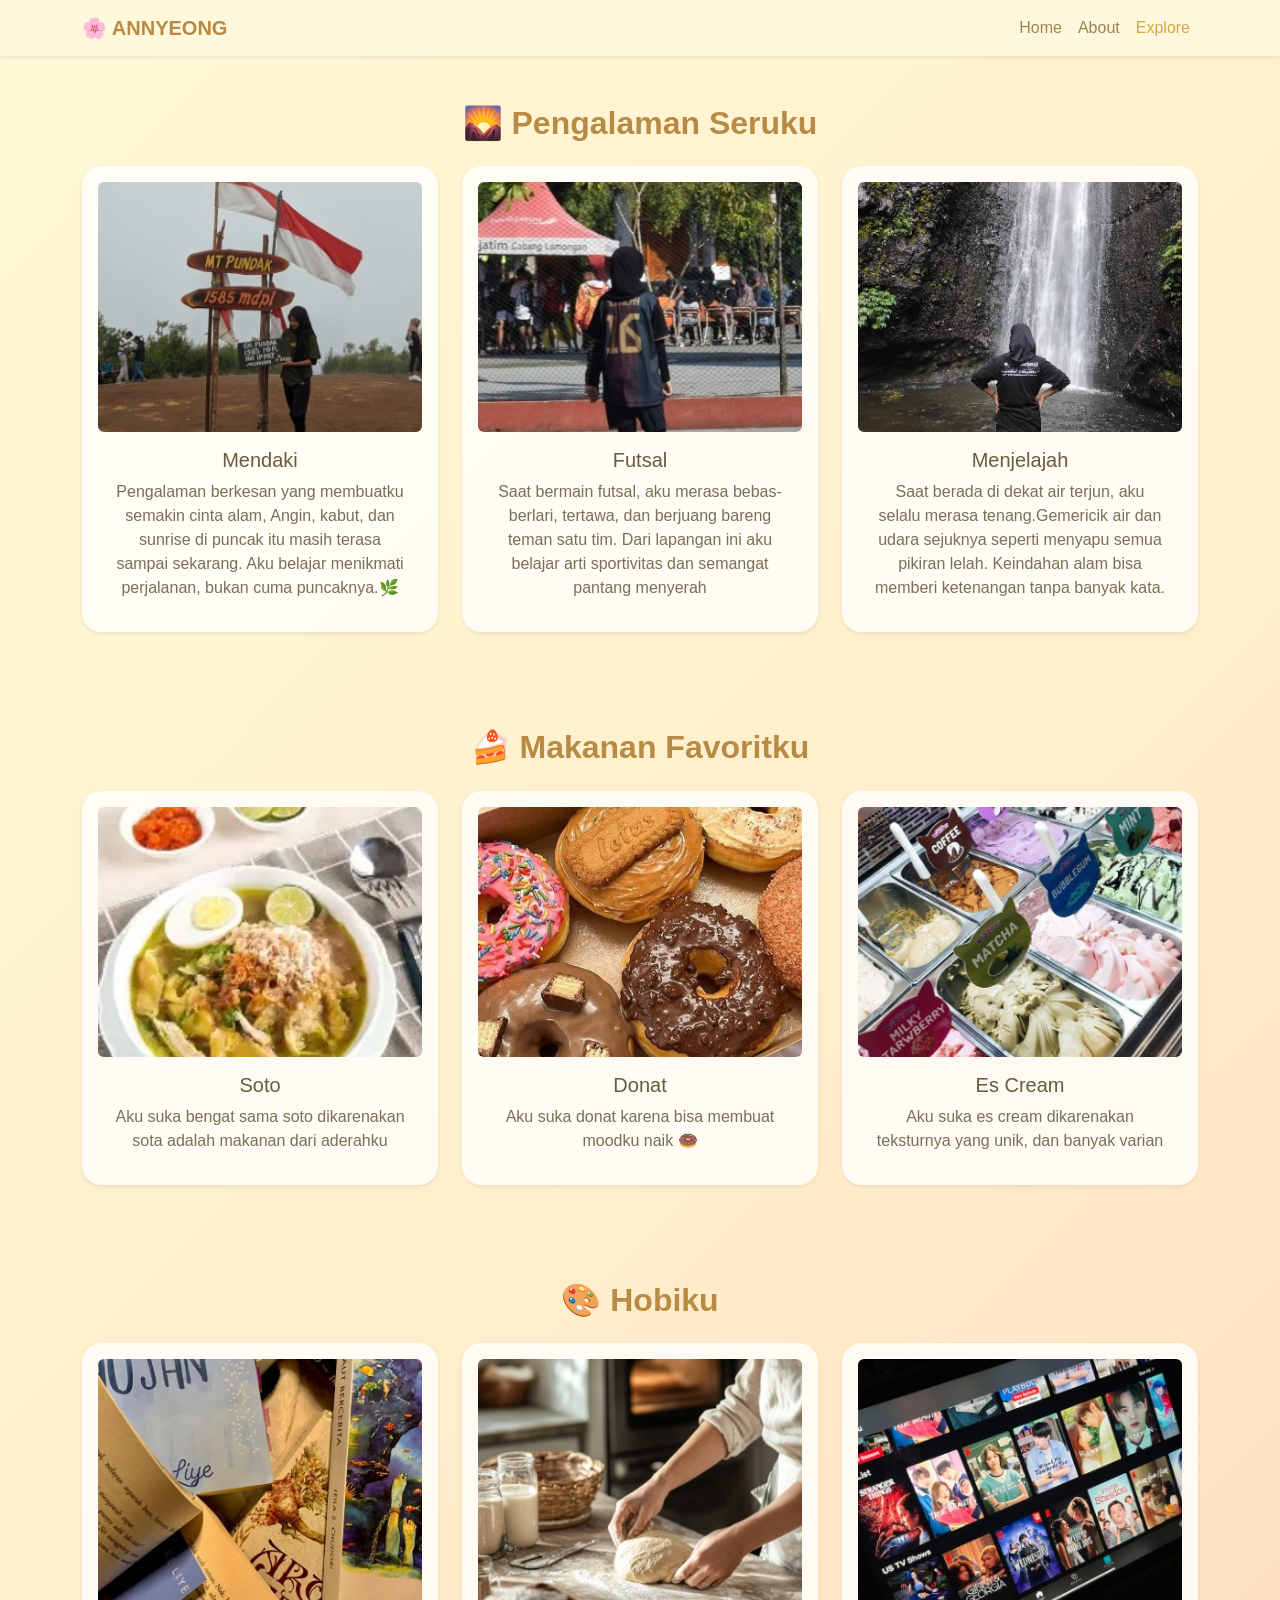
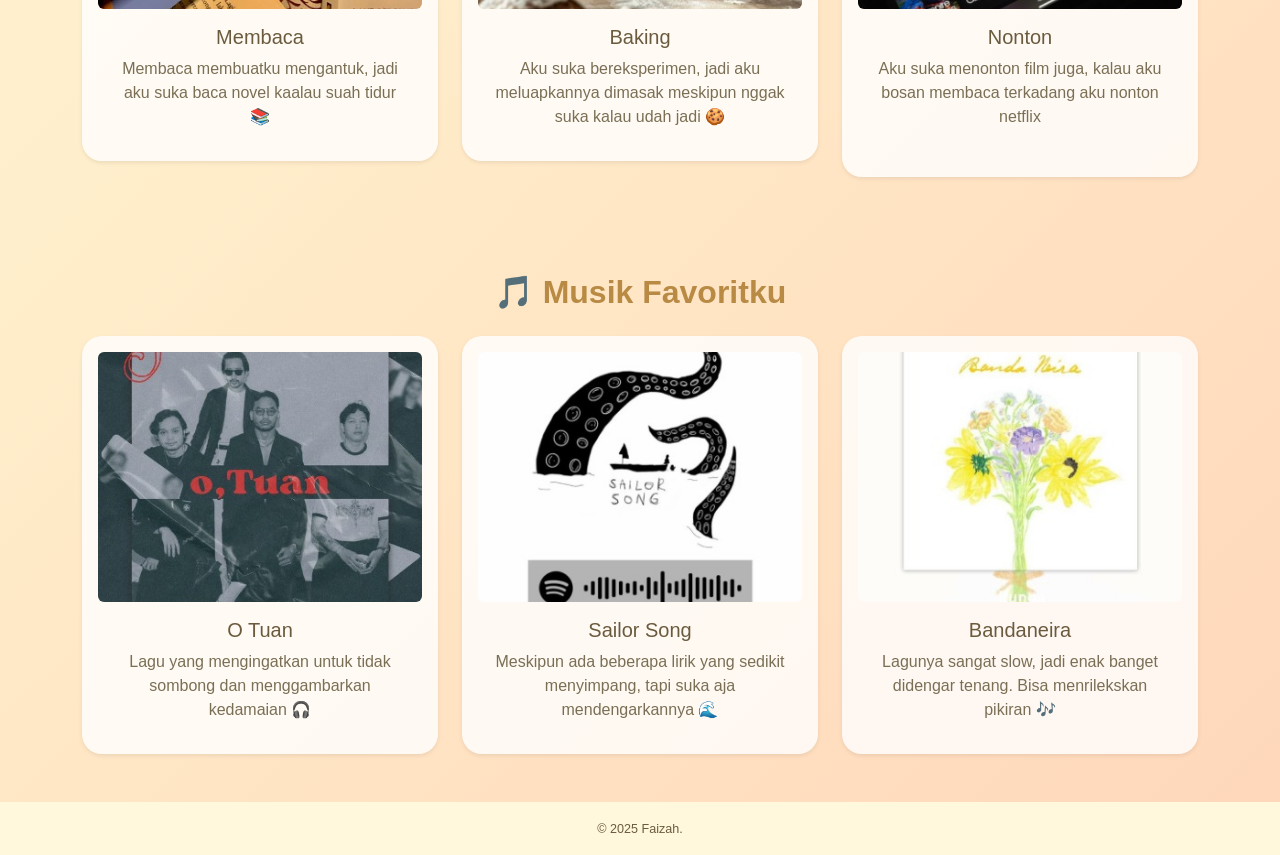
<file: 2024A-Maskurotin-Faizah-24051204015---Project-Mandiri-PBP-2025-2026-Ganjil-main/explore.html>
<!DOCTYPE html>
<html lang="id">
<head>
  <meta charset="UTF-8">
  <meta name="viewport" content="width=device-width, initial-scale=1.0">
  <title>Explore Aku 🌷</title>
  <link href="https://cdn.jsdelivr.net/npm/bootstrap@5.3.3/dist/css/bootstrap.min.css" rel="stylesheet">
  <link rel="stylesheet" href="porto.css">
</head>
<body>

  <!-- Navbar -->
  <nav class="navbar navbar-expand-lg navbar-light pastel-navbar shadow-sm">
    <div class="container">
      <a class="navbar-brand fw-bold" href="index.html">🌸 ANNYEONG</a>
      <div class="collapse navbar-collapse">
        <ul class="navbar-nav ms-auto">
          <li class="nav-item"><a class="nav-link" href="index.html">Home</a></li>
          <li class="nav-item"><a class="nav-link" href="tentang.html">About</a></li>
          <li class="nav-item"><a class="nav-link active" href="explore.html">Explore</a></li>
        </ul>
      </div>
    </div>
  </nav>

  <!-- ✨ Bagian Pengalaman -->
  <section class="container py-5">
    <h2 class="text-center pastel-text mb-4">🌄 Pengalaman Seruku</h2>
    <div class="row g-4">
      <div class="col-md-4" *ngFor="let img of ['gunung.jpg','futsal.jpg','terjun.jpg']">
        <div class="card pastel-card p-3 shadow-sm">
          <img src="gunung.jpg" class="card-img-top rounded" alt="Pengalaman">
          <div class="card-body text-center">
            <h5 class="card-title">Mendaki</h5>
            <p class="card-text">Pengalaman berkesan yang membuatku semakin cinta alam, Angin, kabut, dan sunrise di puncak itu masih terasa sampai sekarang. Aku belajar menikmati perjalanan, bukan cuma puncaknya.🌿</p>
          </div>
        </div>
      </div>
      <div class="col-md-4" *ngFor="let img of ['gunung.jpg','futsal.jpg','terjun.jpg']">
        <div class="card pastel-card p-3 shadow-sm">
          <img src="futsal.jpg" class="card-img-top rounded" alt="Pengalaman">
          <div class="card-body text-center">
            <h5 class="card-title">Futsal</h5>
            <p class="card-text">Saat bermain futsal, aku merasa bebas-berlari, tertawa, dan berjuang bareng teman satu tim. Dari lapangan ini aku belajar arti sportivitas dan semangat pantang menyerah</p>
          </div>
        </div>
      </div>
      <div class="col-md-4" *ngFor="let img of ['gunung.jpg','futsal.jpg','terjun.jpg']">
        <div class="card pastel-card p-3 shadow-sm">
          <img src="terjun.jpg" class="card-img-top rounded" alt="Pengalaman">
          <div class="card-body text-center">
            <h5 class="card-title">Menjelajah</h5>
            <p class="card-text">Saat berada di dekat air terjun, aku selalu merasa tenang.Gemericik air dan udara sejuknya seperti menyapu semua pikiran lelah. Keindahan alam bisa memberi ketenangan tanpa banyak kata.</p>
          </div>
        </div>
      </div>
    </div>
  </section>

  <!-- 🍰 Bagian Makanan Favorit -->
  <section class="container py-5">
    <h2 class="text-center pastel-text mb-4">🍰 Makanan Favoritku</h2>
    <div class="row g-4">
      <div class="col-md-4"><div class="card pastel-card p-3 shadow-sm"><img src="soto.webp" class="card-img-top rounded" alt="Soto"><div class="card-body text-center"><h5 class="card-title">Soto</h5><p class="card-text">Aku suka bengat sama soto dikarenakan sota adalah makanan dari aderahku</p></div></div></div>
      <div class="col-md-4"><div class="card pastel-card p-3 shadow-sm"><img src="donat.jpg" class="card-img-top rounded" alt="Donat"><div class="card-body text-center"><h5 class="card-title">Donat</h5><p class="card-text">Aku suka donat karena bisa membuat moodku naik 🍩</p></div></div></div>
      <div class="col-md-4"><div class="card pastel-card p-3 shadow-sm"><img src="es.jpg" class="card-img-top rounded" alt="Es"><div class="card-body text-center"><h5 class="card-title">Es Cream</h5><p class="card-text">Aku suka es cream dikarenakan teksturnya yang unik, dan banyak varian</p></div></div></div>
    </div>
  </section>

  <!-- 🎨 Hobi -->
  <section class="container py-5">
    <h2 class="text-center pastel-text mb-4">🎨 Hobiku</h2>
    <div class="row g-4">
      <div class="col-md-4"><div class="card pastel-card p-3 shadow-sm"><img src="novel.jpg" class="card-img-top rounded" alt="Membaca"><div class="card-body text-center"><h5 class="card-title">Membaca</h5><p class="card-text">Membaca membuatku mengantuk, jadi aku suka baca novel kaalau suah tidur📚</p></div></div></div>
      <div class="col-md-4"><div class="card pastel-card p-3 shadow-sm"><img src="baking.jpg" class="card-img-top rounded" alt="Baking"><div class="card-body text-center"><h5 class="card-title">Baking</h5><p class="card-text">Aku suka bereksperimen, jadi aku meluapkannya dimasak meskipun nggak suka kalau udah jadi 🍪</p></div></div></div>
      <div class="col-md-4"><div class="card pastel-card p-3 shadow-sm"><img src="nonton.jpg" class="card-img-top rounded" alt="Nonton"><div class="card-body text-center"><h5 class="card-title">Nonton</h5><p class="card-texxt">Aku suka menonton film juga, kalau aku bosan membaca terkadang aku nonton netflix</p></div></div></div>
    </div>
  </section>

  <!-- 🎵 Musik Favorit -->
  <section class="container py-5">
    <h2 class="text-center pastel-text mb-4">🎵 Musik Favoritku</h2>
    <div class="row g-4">
      <div class="col-md-4"><div class="card pastel-card p-3 shadow-sm"><img src="o tuan.jpg" class="card-img-top rounded" alt="Musik 1"><div class="card-body text-center"><h5 class="card-title">O Tuan</h5><p class="card-text">Lagu yang mengingatkan untuk tidak sombong dan menggambarkan kedamaian 🎧</p></div></div></div>
      <div class="col-md-4"><div class="card pastel-card p-3 shadow-sm"><img src="sailor.jpg" class="card-img-top rounded" alt="Musik 2"><div class="card-body text-center"><h5 class="card-title">Sailor Song</h5><p class="card-text">Meskipun ada beberapa lirik yang sedikit menyimpang, tapi suka aja mendengarkannya 🌊</p></div></div></div>
      <div class="col-md-4"><div class="card pastel-card p-3 shadow-sm"><img src="bandanei.jpg" class="card-img-top rounded" alt="Musik 3"><div class="card-body text-center"><h5 class="card-title">Bandaneira</h5><p class="card-text">Lagunya sangat slow, jadi enak banget didengar tenang. Bisa menrilekskan pikiran 🎶</p></div></div></div>
    </div>
  </section>

  <!-- Footer -->
  <footer class="text-center p-3 pastel-footer">
    <small>© 2025 Faizah.</small>
  </footer>
</body>
</html>
</file>
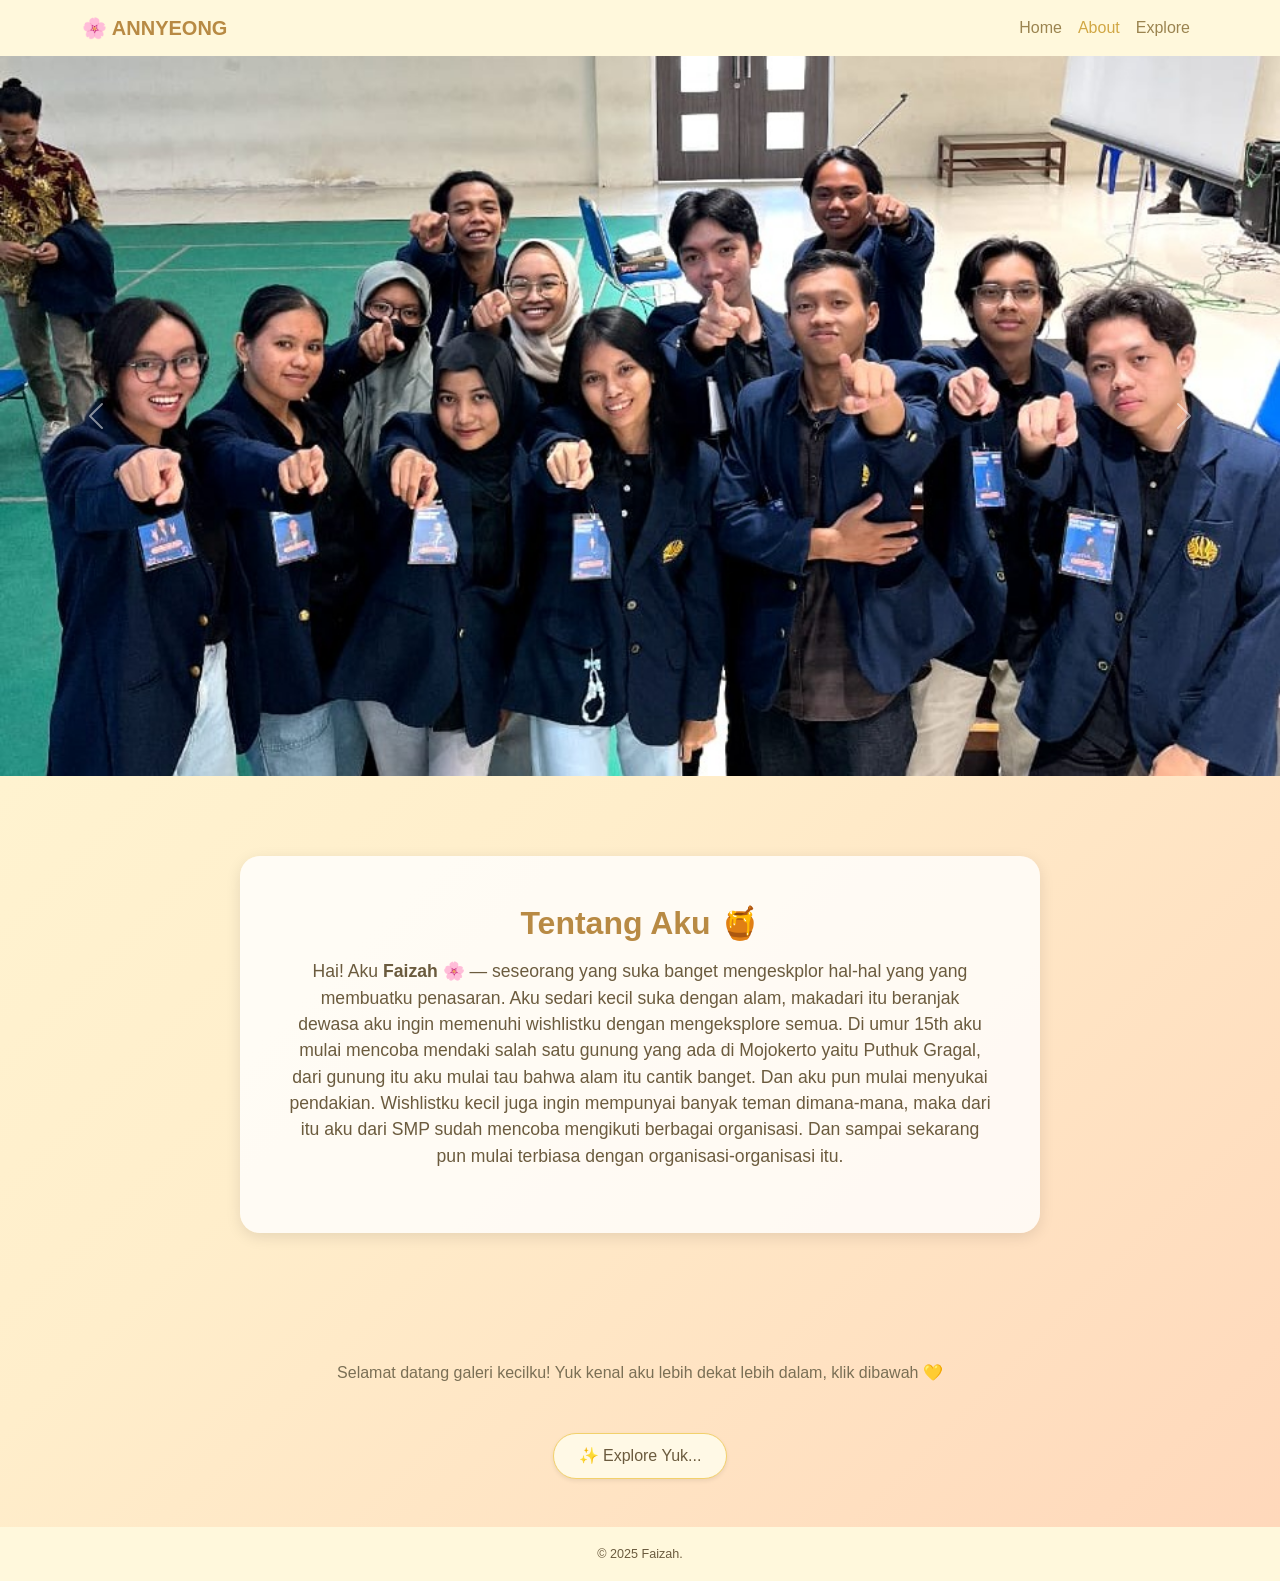
<file: 2024A-Maskurotin-Faizah-24051204015---Project-Mandiri-PBP-2025-2026-Ganjil-main/tentang.html>
<!DOCTYPE html>
<html lang="id">
<head>
  <meta charset="UTF-8">
  <meta name="viewport" content="width=device-width, initial-scale=1.0">
  <title>Tentang Aku</title>
  <link href="https://cdn.jsdelivr.net/npm/bootstrap@5.3.3/dist/css/bootstrap.min.css" rel="stylesheet">
  <link rel="stylesheet" href="porto.css">
</head>
<body>

  <!-- 🌸 Navbar -->
  <nav class="navbar navbar-expand-lg navbar-light pastel-navbar shadow-sm">
    <div class="container">
      <a class="navbar-brand fw-bold" href="index.html">🌸 ANNYEONG</a>
      <div class="collapse navbar-collapse" id="navbarNav">
        <ul class="navbar-nav ms-auto">
          <li class="nav-item"><a class="nav-link" href="index.html">Home</a></li>
          <li class="nav-item"><a class="nav-link active" href="tentang.html">About</a></li>
          <li class="nav-item"><a class="nav-link" href="explore.html">Explore</a></li>
        </ul>
      </div>
    </div>
  </nav>

  <!-- 🎞️ Carousel -->
  <div id="carouselExample" class="carousel slide">
    <div class="carousel-inner">
      <div class="carousel-item active"><img src="ft1.jpg" class="d-block w-100" alt="Foto 1"></div>
      <div class="carousel-item"><img src="ft2.jpg" class="d-block w-100" alt="Foto 2"></div>
      <div class="carousel-item"><img src="ft3.jpg" class="d-block w-100" alt="Foto 3"></div>
    </div>
    <button class="carousel-control-prev" type="button" data-bs-target="#carouselExample" data-bs-slide="prev">
      <span class="carousel-control-prev-icon" aria-hidden="true"></span>
      <span class="visually-hidden">Previous</span>
    </button>
    <button class="carousel-control-next" type="button" data-bs-target="#carouselExample" data-bs-slide="next">
      <span class="carousel-control-next-icon" aria-hidden="true"></span>
      <span class="visually-hidden">Next</span>
    </button>
  </div>

  <!-- 🧁 About Me Section -->
  <section class="container text-center mb-5">
    <div class="pastel-card p-5 mx-auto" style="max-width: 800px;">
      <h2 class="pastel-text mb-3">Tentang Aku 🍯</h2>
      <p style="font-size: 1.1rem;">
        Hai! Aku <b>Faizah</b> 🌸 — seseorang yang suka banget mengeskplor hal-hal yang yang membuatku penasaran. 
        Aku sedari kecil suka dengan alam, makadari itu beranjak dewasa aku ingin memenuhi wishlistku dengan mengeksplore semua. 
        Di umur 15th aku mulai mencoba mendaki salah satu gunung yang ada di Mojokerto yaitu Puthuk Gragal, dari gunung itu aku mulai tau bahwa alam itu cantik banget. Dan aku pun mulai menyukai pendakian.
        Wishlistku kecil juga ingin mempunyai banyak teman dimana-mana, maka dari itu aku dari SMP sudah mencoba mengikuti berbagai organisasi. Dan sampai sekarang pun mulai terbiasa dengan organisasi-organisasi itu.
    </div>
  </section>
      <p style="color:#7a6f55;" align="center">
        Selamat datang galeri kecilku! Yuk kenal aku lebih dekat lebih dalam, klik dibawah 💛
      </p>

  <!-- ✨ Tombol Explore -->
  <div class="text-center my-5">
    <a href="explore.html" class="btn pastel-btn shadow-sm">✨ Explore Yuk...</a>
  </div>

  <!-- 🌷 Footer -->
  <footer class="text-center p-3 pastel-footer">
    <small>© 2025 Faizah.</small>
  </footer>
  
  <script src="https://cdn.jsdelivr.net/npm/bootstrap@5.3.8/dist/js/bootstrap.bundle.min.js"></script>
</body>
</html>
</file>
<file: 2024A-Maskurotin-Faizah-24051204015---Project-Mandiri-PBP-2025-2026-Ganjil-main/porto.css>
/* 🌻 BODY & FONT (latar belakang & warna teks default) */
body {
  background: linear-gradient(135deg, #fff9d6, #ffeecb, #ffd7ba);
  color: #6b5b3e;
  min-height: 100vh;
  font-family: "Poppins", sans-serif;
}

/* 🌸 NAVBAR & FOOTER */
.pastel-navbar,
.pastel-footer {
  background-color: #fff8dc !important; /* kuning pastel lembut */
}

.pastel-footer {
  color: #6b5b3e;
  padding: 1rem;
  width: 100%;
  font-size: 0.9rem;
}

.navbar-brand {
  color: #b88a44 !important;
  font-weight: bold;
}

.nav-link {
  color: #9b8450 !important;
  transition: 0.3s;
}

.nav-link:hover,
.nav-link.active {
  color: #d1a744 !important;
}

/* 🌞 HERO SECTION (bagian utama halaman) */
.hero {
  min-height: 90vh;
  display: flex;
  align-items: center;
  justify-content: center;
  flex-direction: column;
  text-align: center;
  color: #6b5b3e;
  padding: 20px;
}

/* 🌼 Foto Profil */
.profile-pic {
  width: 180px;
  height: 180px;
  border-radius: 50%;
  object-fit: cover;
  object-position: center;
  border: 4px solid #fffbe6;
  box-shadow: 0 6px 15px rgba(0, 0, 0, 0.1);
  transition: transform 0.3s ease;
  margin-top: -10px;
  margin-bottom: 25px;
}

.profile-pic:hover {
  transform: scale(1.05);
}

/* Nama & Perkenalan */
.hero h1 {
  font-weight: 700;
  color: #6b5b3e;
  text-shadow: 0px 1px 4px rgba(255, 255, 255, 0.6);
  margin-bottom: 5px;
}

.hero p {
  font-size: 1.1rem;
  color: #7a6f55;
  margin-bottom: 30px;
}

/* Highlight Nama */
.highlight {
  background: rgba(255, 255, 255, 0.5);
  padding: 4px 10px;
  border-radius: 12px;
  color: #6b5b3e;
}

/* 💫 TOMBOL */
.pastel-btn {
  background-color: #fff9e6;
  color: #6b5b3e;
  border-radius: 30px;
  border: 1.5px solid #f2d16b;
  padding: 10px 25px;
  font-weight: 500;
  box-shadow: 0 4px 10px rgba(0, 0, 0, 0.1);
  transition: all 0.3s ease;
}

.pastel-btn:hover {
  background-color: #f2d16b;
  color: white;
  transform: scale(1.08);
}

/* 📦 CARD & TEXT PADA HALAMAN LAIN */
.pastel-card {
  background-color: rgba(255, 255, 255, 0.8);
  border: none;
  border-radius: 20px;
  box-shadow: 0 4px 15px rgba(0, 0, 0, 0.1);
  color: #6b5b3e;
  transition: transform 0.3s ease, box-shadow 0.3s ease;

}

.pastel-card:hover {
  transform: translateY(-5px);
  box-shadow: 0 8px 20px rgba(0, 0, 0, 0.15);
}

.pastel-text {
  color: #b88a44;
  font-weight: 700;
}

.card p,
.card li {
  color: #7a6f55;
}

section.container {
  padding-top: 80px;
  padding-bottom: 80px;
}

/* 🎞️ SLIDER FOTO (kalau kamu pakai di halaman lain) */
.slider {
  position: relative;
  width: 80%;
  height: 500px;
  overflow: hidden;
  border-radius: 10px;
  box-shadow: 0 4px 10px rgba(0, 0, 0, 0.2);
  margin: 40px auto;
}

.slides {
  display: flex;
  transition: transform 0.5s ease-in-out;
}

.slides img {
  width: 100%;
  height: 100%;
  object-fit: cover;
  display: block;
  flex-shrink: 0;
}

/* Tombol Navigasi Slider */
.btn.prev,
.btn.next {
  position: absolute;
  top: 50%;
  transform: translateY(-50%);
  background-color: rgba(0, 0, 0, 0.5);
  color: white;
  border: none;
  padding: 10px 15px;
  cursor: pointer;
  font-size: 24px;
  border-radius: 50%;
  z-index: 10;
}

.prev { left: 10px; }
.next { right: 10px; }

/* Titik navigasi bawah */
.dots {
  text-align: center;
  position: absolute;
  bottom: 10px;
  width: 100%;
}

.dot {
  display: inline-block;
  width: 12px;
  height: 12px;
  margin: 5px;
  background-color: rgba(255, 255, 255, 0.6);
  border-radius: 50%;
  cursor: pointer;
  transition: background-color 0.3s ease;
}

.dot.active {
  background-color: rgba(255, 255, 255, 1);
}

/* ---------------------------------------------------- */
/* 🖼️ UKURAN GAMBAR DALAM CARD & CAROUSEL */
/* ---------------------------------------------------- */
.carousel-item img {
  height: 50;
  object-fit: cover;
  border-radius: 0px;
}

.card img {
  height: 250px;
  object-fit: cover;
  border-radius: 100px;
}

/* ---------------------------------------------------- */
/* 🌙 MODE GELAP (opsional jika ingin toggle mode) */
/* ---------------------------------------------------- */
.dark-mode {
  background: #2e2e2e;
  color: #f5f5f5;
}

.dark-mode .pastel-card {
  background-color: rgba(50, 50, 50, 0.8);
  color: #fff;
}

.dark-mode .pastel-navbar,
.dark-mode .pastel-footer {
  background-color: #3a3a3a !important;
  color: #fff;
}

.dark-mode .pastel-btn {
  background-color: #444;
  border-color: #777;
  color: #fff;
}
</file>
